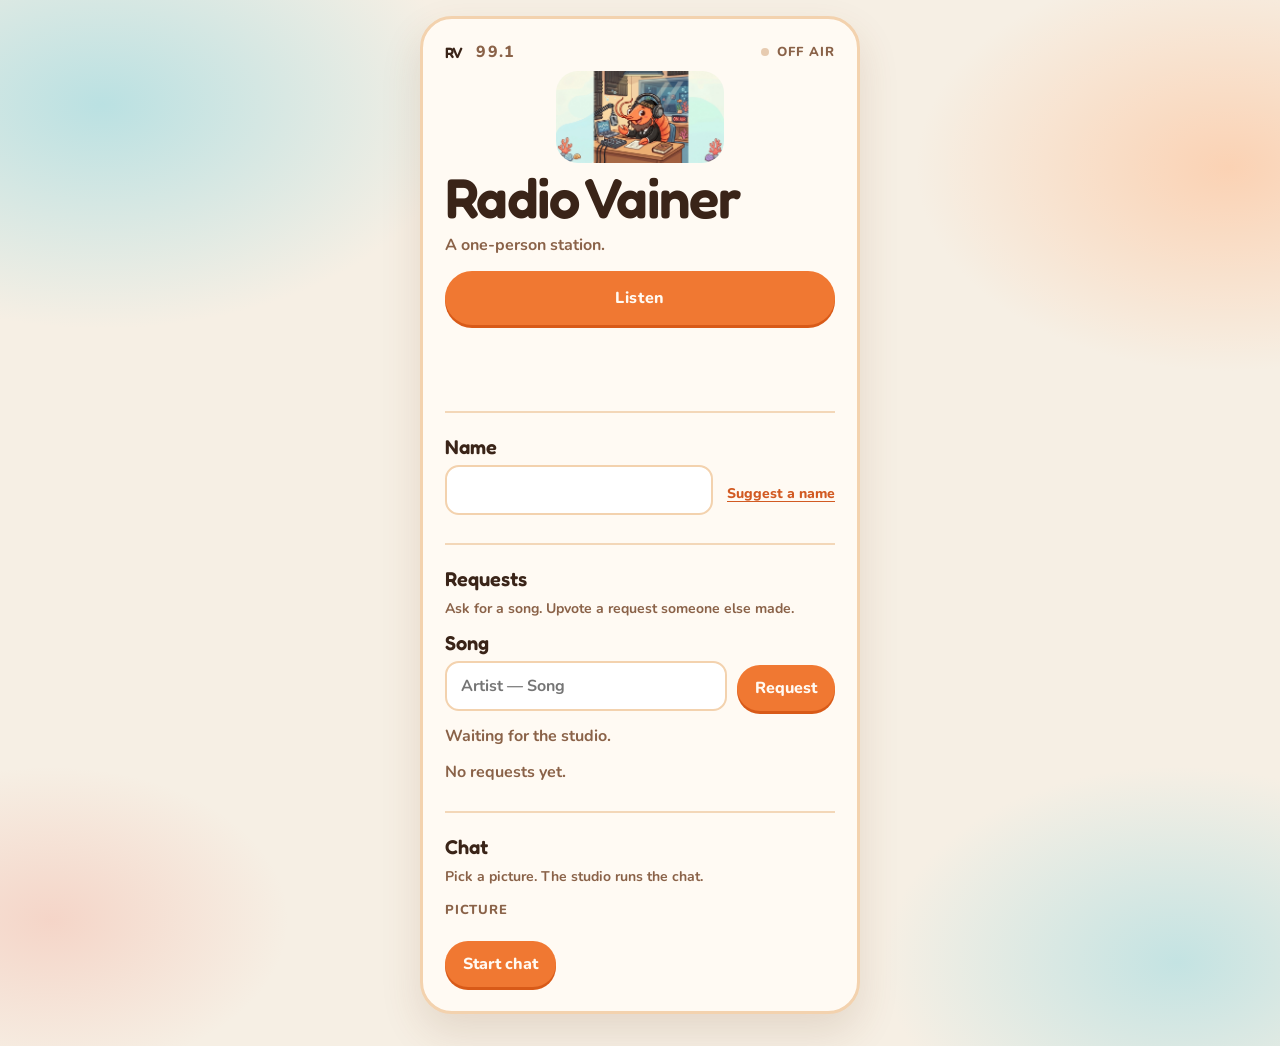
<file: index.html>
<!DOCTYPE html>
<html lang="en">
<head>
  <meta charset="utf-8">
  <meta name="viewport" content="width=device-width, initial-scale=1, viewport-fit=cover">
  <title>Radio Vainer</title>
  <meta name="description" content="Live from the desk. Radio Vainer.">
  <meta name="theme-color" content="#f6efe4">
  <link rel="icon" href="favicon.png" type="image/png">
  <link rel="preconnect" href="https://fonts.googleapis.com">
  <link rel="preconnect" href="https://fonts.gstatic.com" crossorigin>
  <link href="https://fonts.googleapis.com/css2?family=Fredoka:wght@500;600;700&family=Nunito:wght@600;700;800&display=swap" rel="stylesheet">
  <link rel="stylesheet" href="css/radio.css">
</head>
<body>
  <main class="chassis">
    <header class="mast">
      <span class="brand">RV</span>
      <span class="freq">99.1</span>
      <span id="air" class="air off">Off air</span>
    </header>

    <img class="logo logo-mark" src="logo.jpg" alt="">
    <h1>Radio Vainer</h1>
    <p class="tag">A one-person station.</p>
    <p id="host-message" class="host-message" hidden></p>

    <audio id="player" playsinline></audio>
    <button id="listen" class="tune" type="button">Listen</button>
    <canvas id="scope" class="scope" aria-hidden="true"></canvas>

    <p id="note" class="note" role="status"></p>

    <div class="name-pick">
      <label class="request-field" for="listener-name">
        <span>Name</span>
        <input id="listener-name" type="text" maxlength="24" autocomplete="nickname" spellcheck="false">
      </label>
      <button id="listener-suggest" class="text-btn" type="button">Suggest a name</button>
    </div>

    <section class="requests" aria-labelledby="requests-label">
      <h2 id="requests-label">Requests</h2>
      <p class="hint">Ask for a song. Upvote a request someone else made.</p>
      <form id="request-form" class="request-form" autocomplete="off">
        <label class="request-field request-song">
          <span>Song</span>
          <input id="request-song" type="text" maxlength="80" placeholder="Artist — Song" required>
        </label>
        <button class="chat-send" type="submit">Request</button>
      </form>
      <p id="request-note" class="note" role="status">Waiting for the studio.</p>
      <div id="request-scroll" class="request-scroll">
        <p id="request-empty" class="chat-empty">No requests yet.</p>
        <ol id="request-list" class="request-list"></ol>
      </div>
    </section>

    <section class="chat" aria-labelledby="chat-label">
      <h2 id="chat-label">Chat</h2>
      <form id="chat-gate" class="chat-gate" autocomplete="off">
        <p class="hint">Pick a picture. The studio runs the chat.</p>
        <fieldset class="picture-field">
          <legend>Picture</legend>
          <div id="chat-pictures" class="picture-row"></div>
        </fieldset>
        <div class="chat-actions">
          <button class="chat-send" type="submit">Start chat</button>
        </div>
      </form>
      <div id="chat-live" hidden>
        <p class="chat-you">Talking as <span id="chat-you-picture" class="chat-picture"></span><strong id="chat-you"></strong></p>
        <div class="chat-people">
          <h3>In the chat</h3>
          <div id="chat-people"></div>
        </div>
        <div id="chat-scroll" class="chat-scroll">
          <p id="chat-empty" class="chat-empty">No messages yet.</p>
          <ol id="chat-log" class="chat-log" role="log"></ol>
        </div>
        <form id="chat-form" class="chat-compose" autocomplete="off">
          <label class="sr" for="chat-text">Message</label>
          <input id="chat-text" type="text" maxlength="280" placeholder="Message" required>
          <button class="chat-send" type="submit">Send</button>
        </form>
        <button id="chat-leave" class="text-btn" type="button">Leave chat</button>
      </div>
      <p id="chat-note" class="note" role="status"></p>
    </section>
  </main>
  <script type="module" src="js/listen.js"></script>
</body>
</html>
</file>
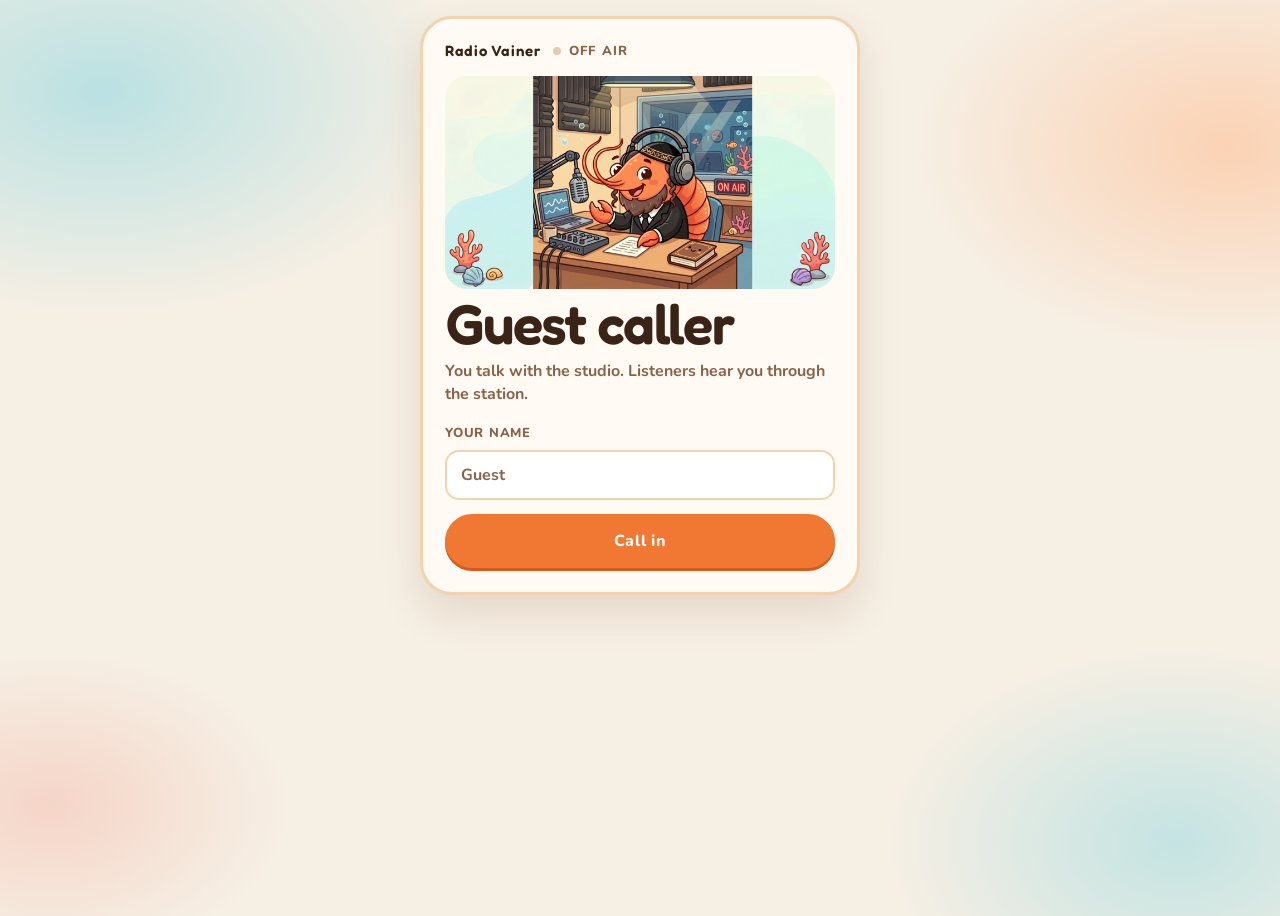
<file: guest.html>
<!DOCTYPE html>
<html lang="en">
<head>
  <meta charset="utf-8">
  <meta name="viewport" content="width=device-width, initial-scale=1">
  <title>Guest caller · Radio Vainer</title>
  <meta name="theme-color" content="#f6efe4">
  <link rel="icon" href="favicon.png" type="image/png">
  <link rel="preconnect" href="https://fonts.googleapis.com">
  <link rel="preconnect" href="https://fonts.gstatic.com" crossorigin>
  <link href="https://fonts.googleapis.com/css2?family=Fredoka:wght@500;600;700&family=Nunito:wght@600;700;800&display=swap" rel="stylesheet">
  <link rel="stylesheet" href="css/radio.css">
</head>
<body>
  <main class="chassis">
    <header class="mast">
      <a class="brand link" href="./">Radio Vainer</a>
      <span id="air" class="air off">Off air</span>
    </header>

    <img class="logo" src="logo.jpg" alt="">
    <h1>Guest caller</h1>
    <p class="tag">You talk with the studio. Listeners hear you through the station.</p>

    <label class="title-field">
      <span>Your name</span>
      <input id="guest-name" type="text" maxlength="24" value="Guest" autocomplete="nickname">
    </label>

    <button id="call" class="tune" type="button">Call in</button>
    <audio id="player" playsinline></audio>
    <p id="note" class="note" role="status"></p>
  </main>
  <script type="module" src="js/guest.js"></script>
</body>
</html>
</file>
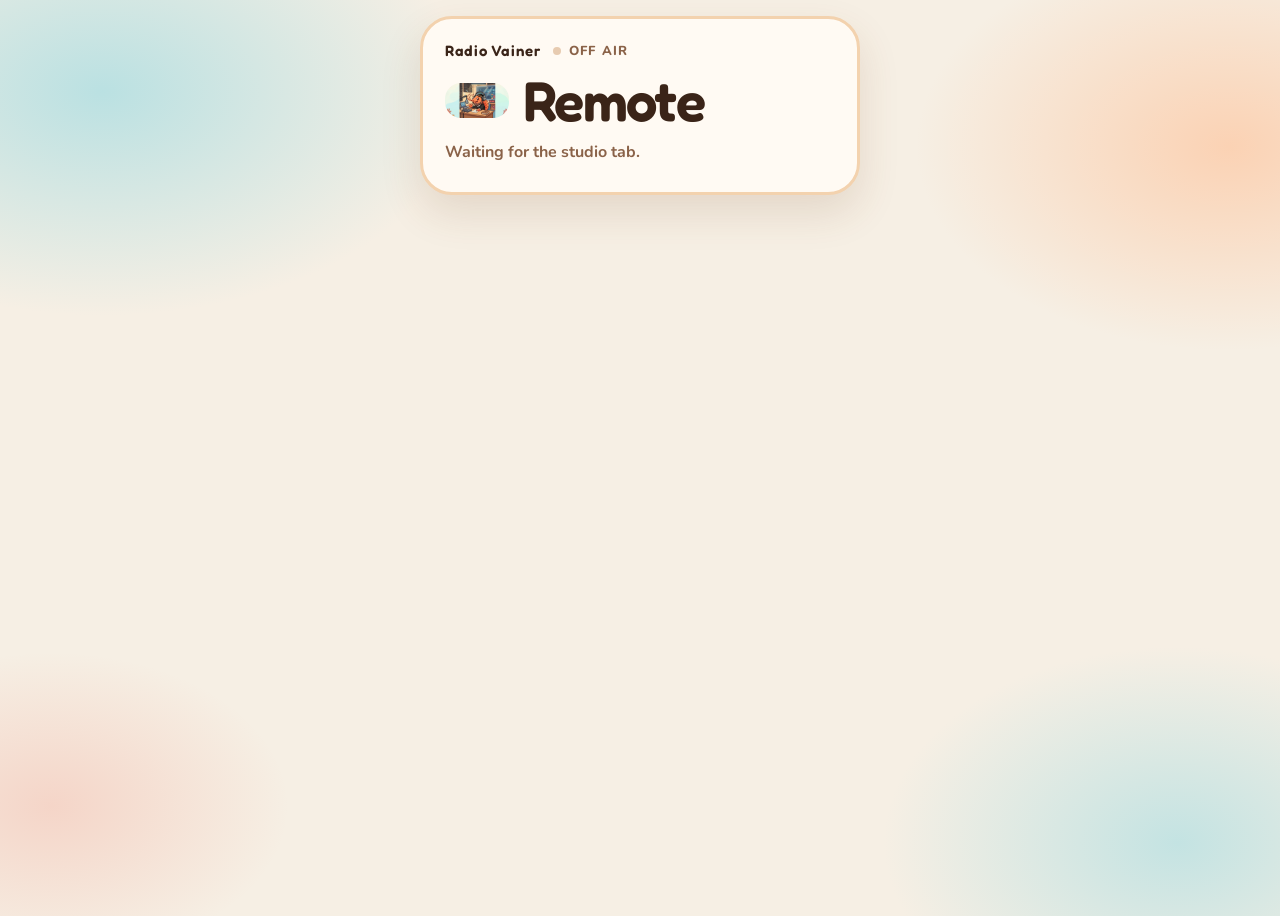
<file: remote.html>
<!DOCTYPE html>
<html lang="en">
<head>
  <meta charset="utf-8">
  <meta name="viewport" content="width=device-width, initial-scale=1, viewport-fit=cover">
  <meta name="referrer" content="no-referrer">
  <title>Remote · Radio Vainer</title>
  <meta name="theme-color" content="#f6efe4">
  <link rel="icon" href="favicon.png" type="image/png">
  <link rel="preconnect" href="https://fonts.googleapis.com">
  <link rel="preconnect" href="https://fonts.gstatic.com" crossorigin>
  <link href="https://fonts.googleapis.com/css2?family=Fredoka:wght@500;600;700&family=Nunito:wght@600;700;800&display=swap" rel="stylesheet">
  <link rel="stylesheet" href="css/radio.css">
</head>
<body>
  <main class="chassis remote">
    <header class="mast">
      <a class="brand link" href="./">Radio Vainer</a>
      <span id="air" class="air off">Off air</span>
    </header>

    <div class="studio-head">
      <img class="logo logo-mark" src="logo.jpg" alt="">
      <h1>Remote</h1>
    </div>
    <p id="note" class="note" role="status">Waiting for the studio tab.</p>

    <div id="deck" hidden>
      <section class="channel">
        <button id="mic" class="channel-btn" type="button" aria-pressed="false">Microphone</button>
        <p class="hint">This phone.</p>
        <canvas id="mic-meter" class="meter" aria-hidden="true"></canvas>
        <label class="fader">
          <span>Level <b class="level">100</b></span>
          <input id="mic-gain" type="range" min="0" max="150" value="100" aria-valuetext="100">
        </label>
      </section>

      <section class="channel">
        <h2>Music</h2>
        <p id="music-note" class="hint">Start music on the laptop.</p>
        <canvas id="music-meter" class="meter" aria-hidden="true"></canvas>
        <label class="fader">
          <span>Level <b class="level">80</b></span>
          <input id="music-gain" type="range" min="0" max="150" value="80" aria-valuetext="80">
        </label>
      </section>

      <div class="mix-modes">
        <button id="mode-speak" class="channel-btn fade-btn" type="button" aria-pressed="false">Speak</button>
        <button id="mode-play" class="channel-btn fade-btn" type="button" aria-pressed="false">Play</button>
      </div>

      <section class="channel">
        <h2>Guest</h2>
        <p id="guest-who" class="now">No caller</p>
        <canvas id="guest-meter" class="meter" aria-hidden="true"></canvas>
        <label class="fader">
          <span>Level <b class="level">100</b></span>
          <input id="guest-gain" type="range" min="0" max="150" value="100" aria-valuetext="100">
        </label>
        <button id="guest-drop" class="channel-btn" type="button" hidden>Drop caller</button>
      </section>

      <label class="title-field">
        <span>Message</span>
        <input id="message" type="text" maxlength="140" placeholder="A line for listeners" autocomplete="off">
      </label>
    </div>
  </main>
  <script type="module" src="js/remote.js"></script>
</body>
</html>
</file>
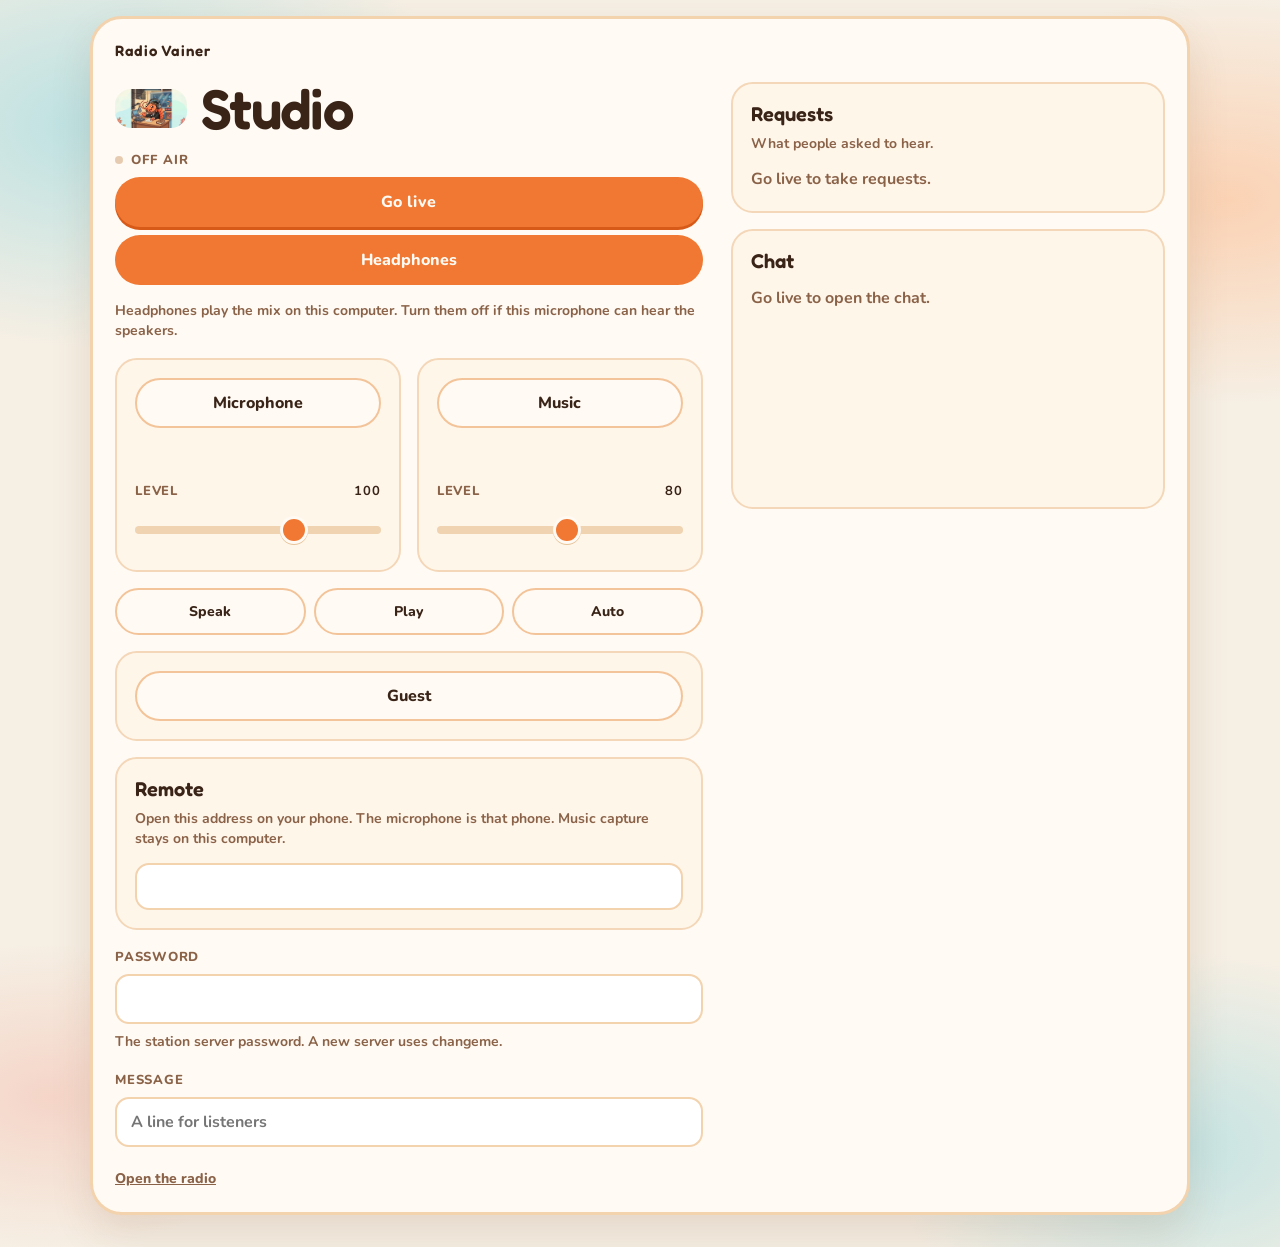
<file: studio.html>
<!DOCTYPE html>
<html lang="en">
<head>
  <meta charset="utf-8">
  <meta name="viewport" content="width=device-width, initial-scale=1, viewport-fit=cover">
  <title>Studio · Radio Vainer</title>
  <meta name="theme-color" content="#f6efe4">
  <link rel="icon" href="favicon.png" type="image/png">
  <link rel="preconnect" href="https://fonts.googleapis.com">
  <link rel="preconnect" href="https://fonts.gstatic.com" crossorigin>
  <link href="https://fonts.googleapis.com/css2?family=Fredoka:wght@500;600;700&family=Nunito:wght@600;700;800&display=swap" rel="stylesheet">
  <link rel="stylesheet" href="css/radio.css">
</head>
<body>
  <main class="booth">
    <header class="mast">
      <a class="brand link" href="./">Radio Vainer</a>
    </header>

    <div class="studio-grid">
    <div class="mix">
    <div class="studio-head">
      <img class="logo logo-mark" src="logo.jpg" alt="">
      <h1>Studio</h1>
    </div>
    <div class="dock">
      <span id="air" class="air off">Off air</span>
      <p id="listeners" class="listeners"></p>
      <button id="go-live" class="tune" type="button" aria-pressed="false">Go live</button>
      <button id="phones" class="channel-btn phones" type="button" aria-pressed="true">Headphones</button>
      <p class="hint phones-hint">Headphones play the mix on this computer. Turn them off if this microphone can hear the speakers.</p>
    </div>

    <div class="channels">
      <section class="channel">
        <button id="mic" class="channel-btn" type="button" aria-pressed="false">Microphone</button>
        <p id="mic-source" class="hint" hidden>From the phone.</p>
        <canvas id="mic-meter" class="meter" aria-hidden="true"></canvas>
        <label class="fader">
          <span>Level <b class="level">100</b></span>
          <input id="mic-gain" type="range" min="0" max="150" value="100" aria-valuetext="100">
        </label>
      </section>

      <section class="channel">
        <button id="music" class="channel-btn" type="button" aria-pressed="false">Music</button>
        <canvas id="music-meter" class="meter" aria-hidden="true"></canvas>
        <label class="fader">
          <span>Level <b class="level">80</b></span>
          <input id="music-gain" type="range" min="0" max="150" value="80" aria-valuetext="80">
        </label>
      </section>

      <div class="mix-modes">
        <button id="mode-speak" class="channel-btn fade-btn" type="button" aria-pressed="false">Speak</button>
        <button id="mode-play" class="channel-btn fade-btn" type="button" aria-pressed="false">Play</button>
        <button id="mode-auto" class="channel-btn fade-btn" type="button" aria-pressed="false">Auto</button>
      </div>

      <section class="channel guest-channel">
        <button id="guest-invite" class="channel-btn" type="button" aria-pressed="false">Guest</button>
        <div id="guest-share" class="guest-share" hidden>
          <input id="guest-url" type="text" readonly value="" aria-label="Guest link">
          <button id="guest-copy" class="channel-btn" type="button">Copy</button>
        </div>
        <p id="guest-note" class="note"></p>
        <div id="guest-on" hidden>
          <p id="guest-who" class="now"></p>
          <audio id="guest-player" playsinline></audio>
          <canvas id="guest-meter" class="meter" aria-hidden="true"></canvas>
          <label class="fader">
            <span>Level <b class="level">100</b></span>
            <input id="guest-gain" type="range" min="0" max="150" value="100" aria-valuetext="100">
          </label>
          <button id="guest-drop" class="channel-btn" type="button">Drop caller</button>
        </div>
      </section>

      <section class="channel remote-channel">
        <h2>Remote</h2>
        <p class="hint">Open this address on your phone. The microphone is that phone. Music capture stays on this computer.</p>
        <audio id="device-mic" playsinline></audio>
        <div class="guest-share">
          <input id="remote-url" type="text" readonly value="" aria-label="Remote link">
        </div>
        <p id="remote-note" class="note"></p>
      </section>
    </div>

    <label class="title-field">
      <span>Password</span>
      <input id="password" type="password" autocomplete="current-password" spellcheck="false">
    </label>
    <p class="hint">The station server password. A new server uses changeme.</p>
    <label class="title-field">
      <span>Message</span>
      <input id="message" type="text" maxlength="140" placeholder="A line for listeners" autocomplete="off">
    </label>
    <p id="status" class="note" role="status"></p>
    <a class="quiet in-booth" href="./">Open the radio</a>
    </div>

    <div class="side">
    <section class="requests" aria-labelledby="studio-requests-label">
      <h2 id="studio-requests-label">Requests</h2>
      <p class="hint">What people asked to hear.</p>
      <p id="studio-requests-note" class="note" role="status">Go live to take requests.</p>
      <div id="studio-requests-live" hidden>
        <form id="studio-requests-form" class="request-form" autocomplete="off">
          <label class="request-field request-song">
            <span>Song</span>
            <input id="studio-request-song" type="text" maxlength="80" placeholder="Artist — Song" required>
          </label>
          <button class="chat-send" type="submit">Request</button>
        </form>
        <div id="studio-requests-scroll" class="request-scroll">
          <p id="studio-requests-empty" class="chat-empty">No requests yet.</p>
          <ol id="studio-requests-list" class="request-list"></ol>
        </div>
      </div>
    </section>

    <section class="chat" aria-labelledby="studio-chat-label">
      <h2 id="studio-chat-label">Chat</h2>
      <p id="studio-chat-note" class="note" role="status">Go live to open the chat.</p>
      <div id="studio-chat-live" hidden>
        <div class="chat-people">
          <h3>In the chat</h3>
          <div id="studio-chat-people"></div>
        </div>
        <div id="studio-chat-scroll" class="chat-scroll">
          <p id="studio-chat-empty" class="chat-empty">No messages yet.</p>
          <ol id="studio-chat-log" class="chat-log" role="log"></ol>
        </div>
        <form id="studio-chat-form" class="chat-compose" autocomplete="off">
          <label class="sr" for="studio-chat-text">Message</label>
          <input id="studio-chat-text" type="text" maxlength="280" placeholder="Message the room" required>
          <button class="chat-send" type="submit">Send</button>
        </form>
      </div>
    </section>
    </div>
    </div>
  </main>
  <script type="module" src="js/studio.js"></script>
</body>
</html>
</file>
<file: css/radio.css>
:root {
  color-scheme: light;
  --bg: #f6efe4;
  --face: #fffaf3;
  --ink: #3a2418;
  --muted: #8a6248;
  --line: rgba(196, 122, 62, 0.28);
  --amber: #f07832;
  --live: #e23b3b;
  --aqua: #b7e0e2;
  --shadow: 0 18px 40px rgba(120, 72, 32, 0.14);
  font-family: Nunito, "Arial Rounded MT Bold", "Trebuchet MS", sans-serif;
}

* { box-sizing: border-box; }

body {
  margin: 0;
  min-height: 100vh;
  background:
    radial-gradient(520px 320px at 8% 10%, rgba(183, 224, 226, 0.95), transparent 70%),
    radial-gradient(460px 300px at 96% 16%, rgba(255, 186, 140, 0.55), transparent 68%),
    radial-gradient(420px 280px at 92% 92%, rgba(183, 224, 226, 0.8), transparent 70%),
    radial-gradient(340px 220px at 4% 88%, rgba(240, 120, 100, 0.22), transparent 70%),
    var(--bg);
  color: var(--ink);
}

button, input { font: inherit; color: inherit; }

a { color: #d25a22; }

.chassis,
.booth {
  width: min(440px, calc(100% - 32px));
  margin: max(16px, env(safe-area-inset-top)) auto 32px;
  padding: 22px 22px 24px;
  border: 3px solid #f3d2ae;
  border-radius: 32px;
  background: var(--face);
  box-shadow: var(--shadow);
}

.booth { width: min(880px, calc(100% - 32px)); }

.logo {
  display: block;
  width: 100%;
  height: auto;
  margin: 16px 0 0;
  border-radius: 22px;
}

.booth .logo {
  width: min(100%, 560px);
  margin-right: auto;
  margin-left: auto;
}

.logo-mark,
.booth .logo.logo-mark {
  width: min(100%, 168px);
  margin: 8px auto 0;
}

.mast {
  display: flex;
  align-items: center;
  gap: 12px;
}

.brand {
  letter-spacing: 0.08em;
  font-family: Fredoka, Nunito, sans-serif;
  font-size: 15px;
  font-weight: 600;
}

.brand.link { text-decoration: none; color: var(--ink); }

.freq {
  margin-right: auto;
  color: var(--muted);
  font-variant-numeric: tabular-nums;
  letter-spacing: 0.08em;
  font-weight: 800;
}

.air {
  display: inline-flex;
  align-items: center;
  gap: 8px;
  color: var(--muted);
  font-size: 13px;
  font-weight: 800;
  letter-spacing: 0.08em;
  text-transform: uppercase;
}

.air::before {
  content: "";
  width: 8px;
  height: 8px;
  border-radius: 50%;
  background: #e7cbb0;
}

.air.on {
  padding: 4px 8px 4px 10px;
  border-radius: 8px;
  background: var(--live);
  color: #fffaf3;
  box-shadow: 0 2px 0 #c42e2e;
}

.air.on::before {
  background: #fffaf3;
  box-shadow: none;
}

h1 {
  margin: 8px 0 0;
  font-family: Fredoka, Nunito, sans-serif;
  font-size: clamp(36px, 6vw, 56px);
  font-weight: 600;
  letter-spacing: -0.03em;
  line-height: 0.95;
}

.tag, .hint, .note, .listeners {
  color: var(--muted);
  line-height: 1.45;
}

.tag { margin: 10px 0 0; font-weight: 700; }

.now {
  min-height: 1.4em;
  margin: 18px 0 0;
  font-size: 18px;
  font-weight: 800;
}

.host-message {
  margin: 6px 0 0;
  color: var(--muted);
  font-size: 16px;
  font-weight: 700;
}

.host-message[hidden] {
  display: none;
}

.scope {
  display: block;
  width: 100%;
  height: 48px;
  margin-top: 10px;
}

.tune {
  display: block;
  width: 100%;
  margin-top: 14px;
  padding: 16px 20px;
  border: 0;
  border-radius: 999px;
  background: var(--amber);
  color: #fffaf3;
  font-weight: 800;
  letter-spacing: 0.04em;
  cursor: pointer;
  box-shadow: 0 3px 0 #d85a18;
}

.tune:focus-visible,
.channel-btn:focus-visible,
.chat-send:focus-visible,
.request-vote:focus-visible,
.text-btn:focus-visible,
input:focus-visible,
a:focus-visible {
  outline: 3px solid var(--amber);
  outline-offset: 3px;
}

.tune[aria-pressed="true"] { background: #ff8d4d; }

.fader, .title-field {
  display: grid;
  gap: 8px;
  margin-top: 18px;
  color: var(--muted);
  font-size: 13px;
  font-weight: 800;
  letter-spacing: 0.06em;
  text-transform: uppercase;
}

input[type="range"] {
  -webkit-appearance: none;
  appearance: none;
  width: 100%;
  height: 44px;
  margin: 0;
  background: transparent;
  cursor: pointer;
}

input[type="range"]::-webkit-slider-runnable-track {
  height: 8px;
  border-radius: 999px;
  background: #f0d3b0;
}

input[type="range"]::-webkit-slider-thumb {
  -webkit-appearance: none;
  width: 28px;
  height: 28px;
  margin-top: -10px;
  border: 3px solid #fffaf3;
  border-radius: 50%;
  background: var(--amber);
  box-shadow: 0 1px 0 #e7c49a;
}

input[type="range"]::-moz-range-track {
  height: 8px;
  border: 0;
  border-radius: 999px;
  background: #f0d3b0;
}

input[type="range"]::-moz-range-thumb {
  width: 28px;
  height: 28px;
  border: 3px solid #fffaf3;
  border-radius: 50%;
  background: var(--amber);
}

.listeners, .note { margin: 14px 0 0; font-weight: 700; }

.listeners:empty, .note:empty { display: none; }

.quiet {
  display: block;
  width: max-content;
  margin: -28px auto 40px;
  color: var(--muted);
  font-size: 14px;
  font-weight: 800;
}

.quiet.in-booth { margin: 22px 0 0; }

.channels {
  display: grid;
  grid-template-columns: 1fr 1fr;
  gap: 16px;
  margin-top: 28px;
}

.guest-channel,
.remote-channel,
.mix-modes { grid-column: 1 / -1; }

.mix-modes {
  display: grid;
  grid-template-columns: repeat(3, 1fr);
  gap: 8px;
}

.studio-grid { margin-top: 8px; }

.mix { min-width: 0; }

.studio-head {
  display: flex;
  align-items: center;
  gap: 14px;
  margin-top: 14px;
}

.studio-head h1 { margin: 0; }

.booth .studio-head .logo.logo-mark {
  width: 72px;
  margin: 0;
  border-radius: 16px;
}

.dock {
  display: grid;
  grid-template-columns: auto minmax(0, 1fr);
  gap: 8px 12px;
  align-items: center;
  margin-top: 16px;
}

.dock .tune {
  grid-column: 1 / -1;
  width: 100%;
  min-width: 0;
  margin: 0;
  padding: 14px 22px;
}

.dock .phones {
  grid-column: 1 / -1;
  margin-top: 0;
}

.phones-hint {
  grid-column: 1 / -1;
  margin: 0;
}

.dock .listeners { margin: 0; min-height: 0; }

.fader > span {
  display: flex;
  justify-content: space-between;
  align-items: baseline;
}

.level {
  color: var(--ink);
  font-variant-numeric: tabular-nums;
}

.guest-share {
  display: flex;
  flex-wrap: wrap;
  gap: 8px;
  margin-top: 14px;
}

.guest-share input {
  flex: 1;
  min-width: 12rem;
  padding: 12px 14px;
  border: 2px solid #f3d2ae;
  border-radius: 14px;
  background: #fff;
  font-size: 14px;
  font-weight: 700;
}

.guest-share .channel-btn {
  width: auto;
  margin-top: 0;
  padding: 12px 16px;
}

.channel {
  padding: 18px;
  border: 2px solid #f3d7b8;
  border-radius: 22px;
  background: #fff6ea;
}

.channel h2,
.chat h2,
.requests h2,
.request-field span {
  margin: 0;
  font-family: Fredoka, Nunito, sans-serif;
  font-size: 20px;
  font-weight: 600;
}

.hint { margin: 8px 0 0; font-size: 14px; font-weight: 700; text-transform: none; letter-spacing: 0; }

.channel > .channel-btn:first-child { margin-top: 0; }

.channel-btn {
  width: 100%;
  margin-top: 16px;
  padding: 12px 14px;
  border: 2px solid #f3c49a;
  border-radius: 999px;
  background: #fffaf3;
  font-weight: 800;
  cursor: pointer;
}

.channel-btn:disabled { opacity: 0.55; cursor: wait; }

.channel-btn[aria-pressed="true"] {
  border-color: transparent;
  background: var(--amber);
  color: #fffaf3;
}

.meter {
  display: block;
  width: 100%;
  height: 22px;
  margin-top: 14px;
}

.fades {
  display: grid;
  grid-template-columns: 1fr 1fr;
  gap: 8px;
  margin-top: 12px;
}

.fade-btn {
  min-height: 44px;
  margin-top: 0;
  padding: 12px 14px;
  font-size: 14px;
}

.title-field input,
.chat-compose input,
.request-field input {
  padding: 12px 14px;
  border: 2px solid #f3d2ae;
  border-radius: 14px;
  background: #fff;
  text-transform: none;
  letter-spacing: 0;
  font-size: 16px;
  font-weight: 700;
}

.chat {
  margin-top: 28px;
  padding-top: 22px;
  border-top: 2px solid #f3d7b8;
}

.chat-gate { margin-top: 8px; }

.chat-actions {
  display: flex;
  flex-wrap: wrap;
  align-items: center;
  gap: 14px;
  margin-top: 14px;
}

.chat-send {
  padding: 12px 18px;
  border: 0;
  border-radius: 999px;
  background: var(--amber);
  color: #fffaf3;
  font-weight: 800;
  cursor: pointer;
  box-shadow: 0 3px 0 #d85a18;
}

.picture-field {
  margin: 14px 0 0;
  padding: 0;
  border: 0;
}

.picture-field legend {
  padding: 0;
  color: var(--muted);
  font-size: 13px;
  font-weight: 800;
  letter-spacing: 0.06em;
  text-transform: uppercase;
}

.picture-row {
  display: flex;
  flex-wrap: wrap;
  gap: 8px;
  margin-top: 8px;
}

.picture-choice {
  width: 52px;
  height: 52px;
  padding: 4px;
  border: 2px solid #f3d2ae;
  border-radius: 16px;
  background: #fffaf3;
  cursor: pointer;
}

.picture-choice svg { display: block; width: 100%; height: 100%; }

.picture-choice[aria-pressed="true"] {
  border-color: var(--amber);
  box-shadow: 0 0 0 2px var(--amber);
}

.picture-choice:disabled { cursor: default; opacity: 0.55; }

.chat-picture {
  display: inline-flex;
  width: 28px;
  height: 28px;
  flex: none;
}

.chat-picture svg { display: block; width: 100%; height: 100%; }

.chat-you {
  display: flex;
  align-items: center;
  gap: 6px;
  margin: 14px 0;
  color: var(--muted);
  font-weight: 700;
}

.chat-you .chat-picture { width: 24px; height: 24px; }

.chat-you strong {
  color: var(--ink);
  font-weight: 800;
}

.chat-scroll {
  max-height: 280px;
  min-height: 120px;
  overflow-y: auto;
  padding: 14px;
  border: 2px solid #f3d7b8;
  border-radius: 18px;
  background: #fff6ea;
}

.chat-log {
  list-style: none;
  margin: 0;
  padding: 0;
  display: flex;
  flex-direction: column;
  align-items: stretch;
  gap: 6px;
}

.chat-empty {
  margin: 0;
  color: var(--muted);
  font-weight: 700;
}

.chat-line {
  display: flex;
  align-items: baseline;
  gap: 8px;
  width: 100%;
  line-height: 1.35;
}

.chat-notice {
  align-self: center;
  margin: 0;
  color: var(--muted);
  font-size: 13px;
  font-weight: 800;
  text-align: center;
}

.chat-name {
  flex: none;
  max-width: 34%;
  overflow: hidden;
  color: var(--muted);
  font-size: 13px;
  font-weight: 800;
  letter-spacing: 0.04em;
  text-overflow: ellipsis;
  white-space: nowrap;
}

.chat-time {
  flex: none;
  color: var(--muted);
  font-size: 11px;
  font-weight: 800;
  font-variant-numeric: tabular-nums;
  white-space: nowrap;
}

.chat-line.admin .chat-name { color: #d25a22; }

.chat-text {
  flex: 1;
  min-width: 0;
  margin: 0;
  line-height: 1.35;
  font-weight: 700;
  overflow-wrap: anywhere;
}

.chat-remove { flex: none; margin: 0; }

.chat-compose {
  position: sticky;
  bottom: calc(8px + var(--keyboard, 0px) + env(safe-area-inset-bottom));
  z-index: 2;
  display: flex;
  flex-wrap: wrap;
  gap: 8px;
  margin-top: 12px;
  padding-top: 8px;
  background: var(--face);
}

.chat-compose input {
  flex: 1 1 160px;
  min-width: 0;
  text-transform: none;
  letter-spacing: 0;
  font-size: 16px;
}

.text-btn {
  padding: 0;
  border: 0;
  background: none;
  color: #d25a22;
  font-size: 14px;
  font-weight: 800;
  text-decoration: underline;
  text-underline-offset: 3px;
  cursor: pointer;
}

.chat-people { margin: 4px 0 12px; }

.chat-people h3 {
  margin: 0;
  color: var(--muted);
  font-family: Fredoka, Nunito, sans-serif;
  font-size: 15px;
  font-weight: 600;
  letter-spacing: 0.06em;
  text-transform: uppercase;
}

.chat-person {
  display: flex;
  align-items: center;
  gap: 8px;
  margin-top: 8px;
  font-weight: 800;
}

.chat-person-label {
  overflow: hidden;
  text-overflow: ellipsis;
  white-space: nowrap;
}

.requests {
  margin-top: 28px;
  padding-top: 22px;
  border-top: 2px solid #f3d7b8;
}

.request-form {
  display: grid;
  grid-template-columns: minmax(0, 1fr) auto;
  align-items: end;
  gap: 8px 10px;
  margin-top: 12px;
}

.request-field {
  display: grid;
  gap: 6px;
  min-width: 0;
}

.request-song { min-width: 0; }

.name-pick {
  display: grid;
  grid-template-columns: minmax(0, 1fr) auto;
  align-items: end;
  gap: 8px 14px;
  margin-top: 28px;
  padding-top: 22px;
  border-top: 2px solid #f3d7b8;
}

.name-pick .text-btn { margin-bottom: 12px; }

.request-field input { width: 100%; min-width: 0; }

.request-form .chat-send { flex: none; white-space: nowrap; }

.request-field input:disabled {
  color: var(--ink);
  opacity: 1;
}

.request-scroll {
  max-height: 240px;
  margin-top: 12px;
  overflow-y: auto;
}

.request-list {
  list-style: none;
  margin: 0;
  padding: 0;
  display: flex;
  flex-direction: column;
  gap: 8px;
}

.request {
  display: flex;
  align-items: baseline;
  gap: 8px;
  padding: 8px 10px;
  border: 2px solid #f3d7b8;
  border-radius: 14px;
  background: #fff;
}

.request-vote {
  flex: none;
  padding: 4px 10px;
  border: 2px solid #f3c49a;
  border-radius: 999px;
  background: #fffaf3;
  font-size: 13px;
  font-weight: 800;
  cursor: pointer;
}

.request-vote[aria-pressed="true"] {
  border-color: transparent;
  background: var(--amber);
  color: #fffaf3;
}

.request-yours {
  flex: none;
  color: var(--muted);
  font-size: 12px;
  font-weight: 800;
  letter-spacing: 0.04em;
  text-transform: uppercase;
}

.request-votes {
  flex: none;
  min-width: 1.4rem;
  font-weight: 800;
  font-variant-numeric: tabular-nums;
}

.request-title {
  flex: 1;
  min-width: 0;
  font-weight: 800;
  overflow-wrap: anywhere;
}

.request-by {
  flex: none;
  max-width: 34%;
  overflow: hidden;
  color: var(--muted);
  font-size: 13px;
  font-weight: 800;
  text-overflow: ellipsis;
  white-space: nowrap;
}

.sr {
  position: absolute;
  width: 1px;
  height: 1px;
  padding: 0;
  margin: -1px;
  overflow: hidden;
  clip: rect(0, 0, 0, 0);
  white-space: nowrap;
  border: 0;
}

[hidden] { display: none !important; }

.chassis .chat-scroll { max-height: min(42vh, 360px); }

@media (min-width: 980px) {
  .booth { width: min(1100px, calc(100% - 48px)); }
  .studio-grid {
    display: grid;
    grid-template-columns: minmax(0, 1.15fr) minmax(300px, 0.85fr);
    gap: 28px;
    align-items: start;
  }
  .booth .side {
    position: sticky;
    top: 16px;
    display: flex;
    flex-direction: column;
    gap: 16px;
    margin-top: 14px;
    padding-top: 0;
    border-top: 0;
  }
  .booth .requests,
  .booth .chat {
    margin-top: 0;
    padding: 18px 18px 20px;
    border: 2px solid #f3d7b8;
    border-radius: 22px;
    background: #fff6ea;
  }
  .booth .chat {
    min-height: 280px;
    position: static;
  }
  .booth .chat-scroll { max-height: min(60vh, 560px); }
  .mix .channels { margin-top: 16px; }
}

@media (max-width: 979px) {
  .channels { grid-template-columns: 1fr; }
  .booth { padding-bottom: calc(128px + env(safe-area-inset-bottom)); }
  .dock {
    position: fixed;
    z-index: 5;
    left: 12px;
    right: 12px;
    bottom: calc(10px + var(--keyboard, 0px) + env(safe-area-inset-bottom));
    display: grid;
    grid-template-columns: auto minmax(0, 1fr);
    gap: 2px 12px;
    align-items: center;
    margin-top: 0;
    padding: 10px 12px 12px;
    border: 3px solid #f3d2ae;
    border-radius: 22px;
    background: var(--face);
    box-shadow: var(--shadow);
  }
  .dock .tune { margin: 0; }
  .dock .listeners { text-align: right; }
  .booth .chat-compose {
    bottom: calc(120px + var(--keyboard, 0px) + env(safe-area-inset-bottom));
  }
  .booth .studio-head .logo.logo-mark { width: 64px; }
}

.chassis.remote {
  padding-bottom: calc(28px + env(safe-area-inset-bottom));
}

.remote .channel,
.remote .mix-modes { margin-top: 16px; }

.remote .mix-modes { grid-template-columns: 1fr 1fr; }

.remote .studio-head .logo.logo-mark {
  width: 64px;
  margin: 0;
  border-radius: 16px;
}

@media (prefers-reduced-motion: reduce) {
  .air.on::before { box-shadow: none; }
}
</file>
